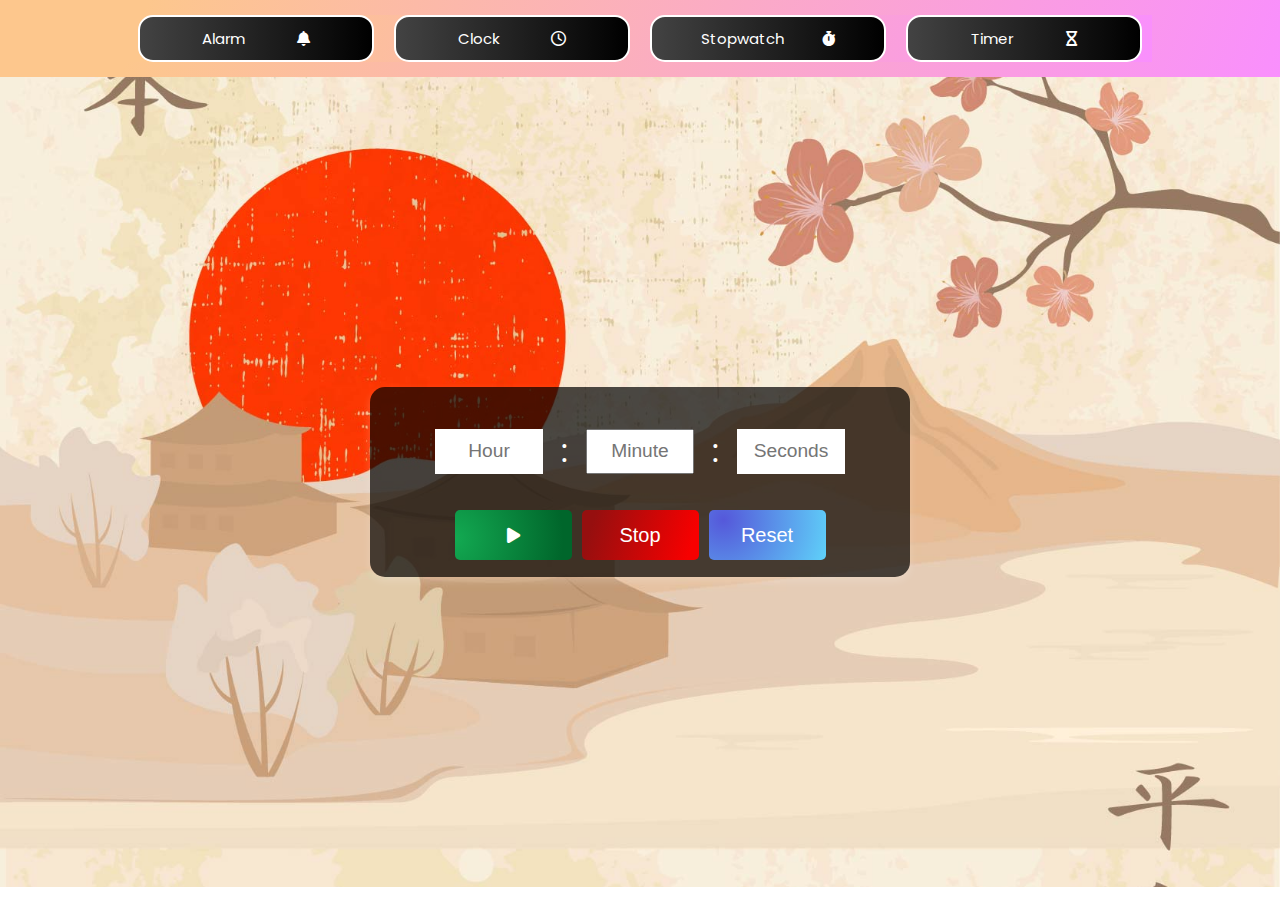
<file: index.html>
<!DOCTYPE html>
<html lang="en">

<head>
    <meta charset="UTF-8">
    <meta name="viewport" content="width=device-width, initial-scale=1.0">
    <link href="https://cdnjs.cloudflare.com/ajax/libs/font-awesome/6.4.2/css/all.min.css" rel="stylesheet">
    <link href="https://fonts.googleapis.com/css2?family=Poppins:wght@300;400;500;600&display=swap" rel="stylesheet">
    <title>Alarm UI</title>
    <link rel="stylesheet" href="AssembleClcokSTyle.css">
    <style>
        .box {
            user-select: none;
        }

        .hero {
            background: url(t2.jpg);
            width: 100%;
            height: 90vh;
            background-position: center;
            background-size: cover;
        }
    </style>

</head>

<body>
    <header>
        <div class="allicons">
            <div style="background-color: white;" class="box" id="icon1"><span>Alarm</span><i
                    class="fa-solid fa-bell"></i></div>
            <div class="box" id="icon2"><span>Clock</span><i class="fa-regular fa-clock"></i></div>
            <div class="box" id="icon3"><span>Stopwatch</span><i class="fa-solid fa-stopwatch"></i></a></div>
            <div class="box" id="icon4"><span>Timer</span><i class="fa-solid fa-hourglass"></i></div>
        </div>
    </header>
    <div class="hero">

        <div class="alarm" style="display: none;">
            <div class="herobox">
                <input type="text" name="alarm" id="ahr" placeholder="Hr" class="alarmInput">
                <input type="text" name="alarm" id="amin" placeholder="Min" class="alarmInput">
                <input type="text" name="alarm" id="asec" placeholder="Sec" class="alarmInput">
            </div>
            <div class="subalarm">
                <button id="SetAlaram">Set Alarm</button>
                <div class="alarmListBox" style="display: none;"></div>
            </div>
        </div>




        <div class="timecontainer" style="display: none;">
            hello baby its your clock
            <div id="timebox"></div>
            <div id="timeline"></div>
        </div>




        <div class="stopwatch" style="display: none;font-size: 55px;">
            <div class="container"></div>
            <div class="btns">
                <button class="subbtn" id="start"><i class="fa-solid fa-play"></i></button>
                <button class="subbtn" id="stop" id="red"
                    style="background: linear-gradient(107.2deg, rgb(150, 15, 15) 10.6%, rgb(247, 0, 0) 91.1%);">Stop</button>
                <button class="subbtn" id="reset" id="blue"
                    style="background: radial-gradient(circle at 12.3% 19.3%, rgb(85, 88, 218) 0%, rgb(95, 209, 249) 100.2%);">Reset</button>
            </div>
        </div>




        <div class="timer" style="display: flex;">
            <div class="timercontainer">
                <input min="0" max="59" type="text" id="timer-hr" placeholder="Hour" style="border: none;">
                <span>:</span>
                <input min="0" max="59" type="text" id="timer-min" placeholder="Minute">
                <span>:</span>
                <input min="0" max="59" type="text" id="timer-sec" placeholder="Seconds" style="border: none;">
            </div>
            <div class="btns">
                <button class="subbtn" id="tstart"><i class="fa-solid fa-play"></i></button>
                <button class="subbtn" id="tstop"
                    style="background: linear-gradient(107.2deg, rgb(150, 15, 15) 10.6%, rgb(247, 0, 0) 91.1%);">Stop</button>
                <button class="subbtn" id="treset"
                    style="background: radial-gradient(circle at 12.3% 19.3%, rgb(85, 88, 218) 0%, rgb(95, 209, 249) 100.2%);">Reset</button>
            </div>
        </div>



    </div>

</body>
<script src="Clockscript.js"></script>

</html>
</file>
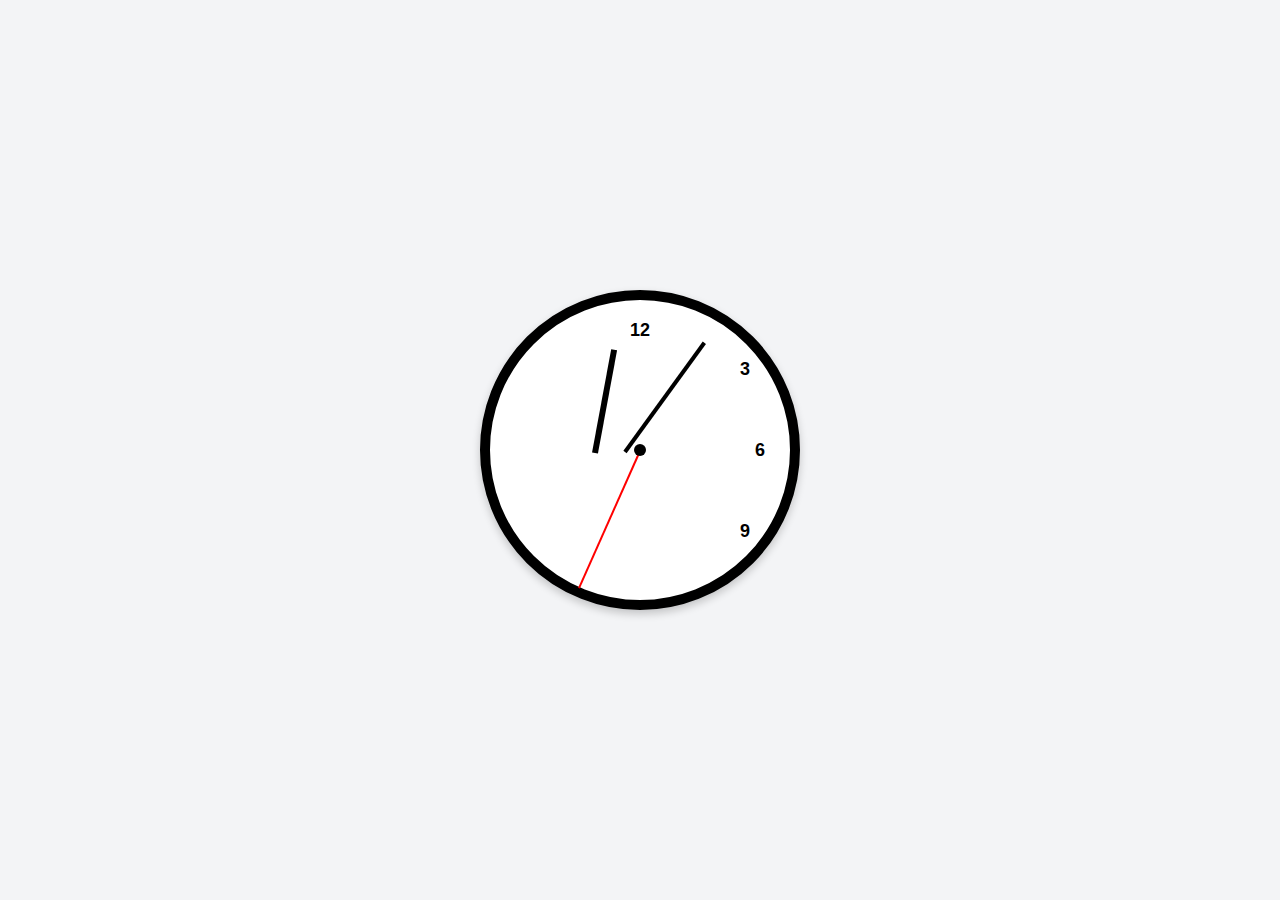
<file: clcok.html>
<!DOCTYPE html>
<html lang="en">
<head>
  <meta charset="UTF-8">
  <meta name="viewport" content="width=device-width, initial-scale=1.0">
  <title>Graphic Circular Clock</title>
  <style>
    body {
      display: flex;
      justify-content: center;
      align-items: center;
      height: 100vh;
      margin: 0;
      background-color: #f3f4f6;
      font-family: Arial, sans-serif;
    }

    .clock {
      position: relative;
      width: 300px;
      height: 300px;
      background: #fff;
      border: 10px solid #000;
      border-radius: 50%;
      box-shadow: 0 4px 8px rgba(0, 0, 0, 0.2);
    }

    .center {
      position: absolute;
      width: 12px;
      height: 12px;
      background: #000;
      border-radius: 50%;
      top: 50%;
      left: 50%;
      transform: translate(-50%, -50%);
      z-index: 10;
    }

    .hand {
      position: absolute;
      width: 50%;
      height: 2px;
      background: black;
      top: 50%;
      transform-origin: 100%;
      transform: rotate(90deg);
      transition: transform 0.1s ease-in-out;
    }

    .hour {
      width: 35%;
      height: 6px;
      background: black;
    }

    .minute {
      width: 45%;
      height: 4px;
      background: black;
    }

    .second {
      width: 50%;
      height: 2px;
      background: red;
    }

    .numbers {
      position: absolute;
      width: 100%;
      height: 100%;
    }

    .number {
      position: absolute;
      transform: translate(-50%, -50%);
      font-weight: bold;
      font-size: 18px;
    }

    /* Positioning the clock numbers */
    .number:nth-child(1) { top: 10%; left: 50%; }
    .number:nth-child(2) { top: 23%; left: 85%; }
    .number:nth-child(3) { top: 50%; left: 90%; }
    .number:nth-child(4) { top: 77%; left: 85%; }
    .number:nth-child(5) { top: 90%; left: 50%; }
    .number:nth-child(6) { top: 77%; left: 15%; }
    .number:nth-child(7) { top: 50%; left: 10%; }
    .number:nth-child(8) { top: 23%; left: 15%; }
  </style>
</head>

<body>
  <div class="clock">
    <div class="center"></div>
    <div class="hand hour" id="hourHand"></div>
    <div class="hand minute" id="minuteHand"></div>
    <div class="hand second" id="secondHand"></div>
    <div class="numbers">
      <div class="number" style="top: 10%; left: 50%;">12</div>
      <div class="number" style="top: 23%; left: 85%;">3</div>
      <div class="number" style="top: 50%; left: 90%;">6</div>
      <div class="number" style="top: 77%; left: 85%;">9</div>
    </div>
  </div>

  <script>
    const hourHand = document.getElementById("hourHand");
    const minuteHand = document.getElementById("minuteHand");
    const secondHand = document.getElementById("secondHand");

    function updateClock() {
      const now = new Date();
      const hours = now.getHours();
      const minutes = now.getMinutes();
      const seconds = now.getSeconds();

      const hourDeg = (hours % 12) * 30 + minutes * 0.5; // 360° / 12 = 30° per hour
      const minuteDeg = minutes * 6; // 360° / 60 = 6° per minute
      const secondDeg = seconds * 6; // 360° / 60 = 6° per second

      hourHand.style.transform = `rotate(${hourDeg}deg)`;
      minuteHand.style.transform = `rotate(${minuteDeg}deg)`;
      secondHand.style.transform = `rotate(${secondDeg}deg)`;
    }

    setInterval(updateClock, 1000); // Update every second
    updateClock(); // Initialize clock immediately
  </script>
</body>
</html>
</file>
<file: AssembleClcokSTyle.css>
/* General styles */
body {
    font-family: 'Poppins', sans-serif;
    margin: 0;
    padding: 0;
    box-sizing: border-box;
    display: flex;
    flex-direction: column;
    align-items: center;
}

header {
    display: flex;
    justify-content: center;
    background: linear-gradient(109.6deg, rgb(253, 199, 141) 11.3%, rgb(249, 143, 253) 100.2%);
    /* background: linear-gradient(to right, #434343 0%, black 100%); */

    padding: 15px 0;
    width: 100%;
    box-shadow: 0 2px 5px rgba(0, 0, 0, 0.1);
}

.hero {
    display: flex;
    justify-content: center;
    align-items: center;
}

.allicons {
    display: flex;
    justify-content: space-around;
    width: 80%;
    background: linear-gradient(to right, #434343 0%, black 100%);
    background: linear-gradient(109.6deg, rgb(253, 199, 141) 11.3%, rgb(249, 143, 253) 100.2%);

}

.box {
    font-size: 15px;
    margin: 0 10px;
    cursor: pointer;
    color: #ffffff;
    display: flex;
    justify-content: space-evenly;
    width: 34vh;
    align-items: center;
    border: 2px solid white;
    border-radius: 15px;
    padding: 10px;
    background: linear-gradient(to right, #434343 0%, black 100%);
}

@media (max-width: 900px) {
    .box span {
        display: none;

    }

    .box {
        width: 5vh;
    }

}

.alarm {
    display: flex;
    align-items: center;
    flex-direction: row;
    justify-content: center;
    margin: 20px 0;
    width: 70vh;
    height: 23vh;
    background-color: rgba(0, 0, 0, 0.2);
    border-radius: 15px;
    box-shadow: 0 4px 8px rgba(255, 255, 255, 0.2);
    /* Shadow added */
}

.alarm:hover {
    /* scale: 0.9; */
    box-shadow: 0 10px 15px rgba(255, 255, 255, 0.5);
   

}

.herobox {
    display: flex;
    justify-content: center;
    margin-top: 40px;
}

.subalarm {
    display: flex;
    justify-content: center;
    align-items: center;
    /* background-color: #0056b3; */

}

.alarmInput {
    display: flex;
    justify-content: center;
    align-items: center;
    padding: 10px;
    font-size: 16px;
    margin: 5px;
    border: 1px solid #ddd;
    border-radius: 5px;
    width: 60px;
    text-align: center;
}

#SetAlaram {
    padding: 20px 20px;
    font-size: 1.2rem;
    display: flex;
    justify-content: center;
    align-items: center;
    margin-top: 10px;
    background: radial-gradient(circle at 12.3% 19.3%, rgb(85, 88, 218) 0%, rgb(95, 209, 249) 100.2%);
    width: 20vh;
    height: 6vh;

    color: white;
    border: none;
    border-radius: 7px;
    cursor: pointer;
}

#SetAlaram:hover{
    /* background: linear-gradient(to top, #c05ef9 0%, #f948be 100%); */
    background: linear-gradient(106.7deg, rgb(251, 0, 145) -2.6%, rgb(251, 134, 145) 31%, rgb(251, 158, 145) 45.8%, rgb(251, 218, 145) 100.1%);
    color: #ffffff;
}

.alarmListBox {
    background-color: #333;
    color: white;
    padding: 10px;
    margin-top: 20px;
    border-radius: 5px;
    width: 100%;
    text-align: center;
}

.timecontainer {
    display: block;
    padding: 20px;
    max-width: 350px;
    margin: 20px auto;
    border-radius: 15px;
    background: linear-gradient(135deg, #6a11cb, #2575fc);

    color: #ffffff;
    text-align: center;
    font-family: 'Arial', sans-serif;
    box-shadow: 0 4px 15px rgba(0, 0, 0, 0.3), 0 0 10px rgba(101, 72, 255, 0.5);
    /* Shadow and glow */
    font-size: 1.2rem;
    transition: transform 0.3s ease, box-shadow 0.3s ease;
}


.timecontainer:hover {

    transform: scale(1.05);
    color: rgb(255, 255, 255);
    box-shadow: 0 6px 20px rgba(0, 0, 0, 0.5), 0 0 20px rgba(101, 72, 255, 0.8);
    /* Stronger glow */
}

#timebox {
    margin: 15px 0;
    font-size: 3em;
    font-weight: bold;
    color: #ffffff;
    text-shadow: 0 2px 5px rgba(0, 0, 0, 0.3);
}

#timebox:hover {
    color: white;
}

#timeline {

    margin: 10px 0;
    font-size: 1.7em;
    color: #ffffff;
}

#timeline:hover {
    color: white;
}
.stopwatch{
    display: flex;
    align-items: center;
    flex-direction: row;
    justify-content: center;
    margin: 20px 0;
    width: 60vh;
    color: white;
    gap: 23px;
    height: 29vh;
    background-color: rgba(0, 0, 0, 0.7);
    border-radius: 15px;
    box-shadow: 0 4px 8px rgba(255, 255, 255, 0.2);


}
.timer{
    background-color: #6a11cb;
    width: 60vh;
    min-height: 20vh;
    padding-top: 10px;
    display: flex;
    align-items: center;
    flex-direction: column;
    justify-content: space-evenly;
    color: white;
    background-color: rgba(0, 0, 0, 0.7);
    border-radius: 15px;
    box-shadow: 0 4px 8px rgba(255, 255, 255, 0.2);   

}
.timercontainer input {    
    width: 12vh; 
    height: 5vh; 
    gap: 2vh;
    font-size: 1.2rem;
    text-align: center; 
    padding: 0; 
    box-sizing: border-box;
}

.timercontainer{
    display: flex;
    justify-content: center;
    align-items: center;
    height: 50%;

    /* margin-top: 3vh; */

}
.timercontainer span{
    font-size: 2rem;
    margin: 2vh;

}
.btns{

}
.time span {
    display: inline-block;
}

time .gap {
    padding: 0 5px; /* Adjust spacing as needed */
    font-weight: bold; /* Optional for visibility */
}
.container{
    display: flex;
    align-items: center;
    flex-direction: row;
    justify-content: center;
    margin-top: 40px;
    gap: 23px;
    

}
.btns{
    display: flex;
    align-items: center;
    flex-direction: row;
    justify-content: center;

}
.subbtn{
    width: 13vh;
    height: 5.5vh;
    font-size: 1.2rem;



}
.subbtn i{
    font-size: 1.1rem;
}


@keyframes glowing {
    0% {
        box-shadow: 0 0 5px rgba(255, 255, 255, 0.2), 0 0 10px rgba(101, 72, 255, 0.5);
    }

    50% {
        box-shadow: 0 0 15px rgba(255, 255, 255, 0.6), 0 0 20px rgba(101, 72, 255, 0.8);
    }

    100% {
        box-shadow: 0 0 5px rgba(255, 255, 255, 0.2), 0 0 10px rgba(101, 72, 255, 0.5);
    }
}

.timecontainer:hover #timebox {
    animation: glowing 1.5s infinite;
}


#red{
    background: linear-gradient(107.2deg, rgb(150, 15, 15) 10.6%, rgb(247, 0, 0) 91.1%);
}
.btns button {
    padding: 10px 15px;
    font-size: 20px;
    margin: 5px;
    border: none;
    border-radius: 5px;
    cursor: pointer;
    /* background: linear-gradient(106.7deg, rgb(251, 0, 145) -2.6%, rgb(251, 134, 145) 31%, rgb(251, 158, 145) 45.8%, rgb(251, 218, 145) 100.1%); */
    background: radial-gradient(circle at -1% 57.5%, rgb(19, 170, 82) 0%, rgb(0, 102, 43) 90%);
    color: white;
}

.btns button:hover {
    background-color: #0056b3;
}

/* Responsive styles */
@media (max-width: 768px) {
    .allicons {
        flex-direction: row;
        flex-wrap: wrap;
        width: 90%;
    }

    .box {
        font-size: 20px;
        margin: 5px;
    }

    .alarm {
        width: 95%;
    }

    .alarmInput {
        width: 50px;
        font-size: 14px;
    }

    #SetAlaram {
        padding: 8px 15px;
        font-size: 14px;
    }

    .btns button {
        padding: 8px 12px;
        font-size: 14px;
    }

    .timercontainer input {
        width: 12vh;
        padding: 5px;
    }
    .timercontainer span{
        font-size: 2rem;
        margin: 1vh;
        
    }
}

/* @media (max-width: 769px) {
    .allicons {
        width: 60%;
    }

    .alarm {
        width: 50%;
    }

    .alarmInput {
        width: 80px;
        font-size: 18px;
    }

    #SetAlaram {
        padding: 12px 25px;
        font-size: 18px;
    }

    .btns button {
        padding: 12px 20px;
        font-size: 18px;
    }

    .timercontainer input {
        width: 40px;
        padding: 6px;
    }
} */
</file>
